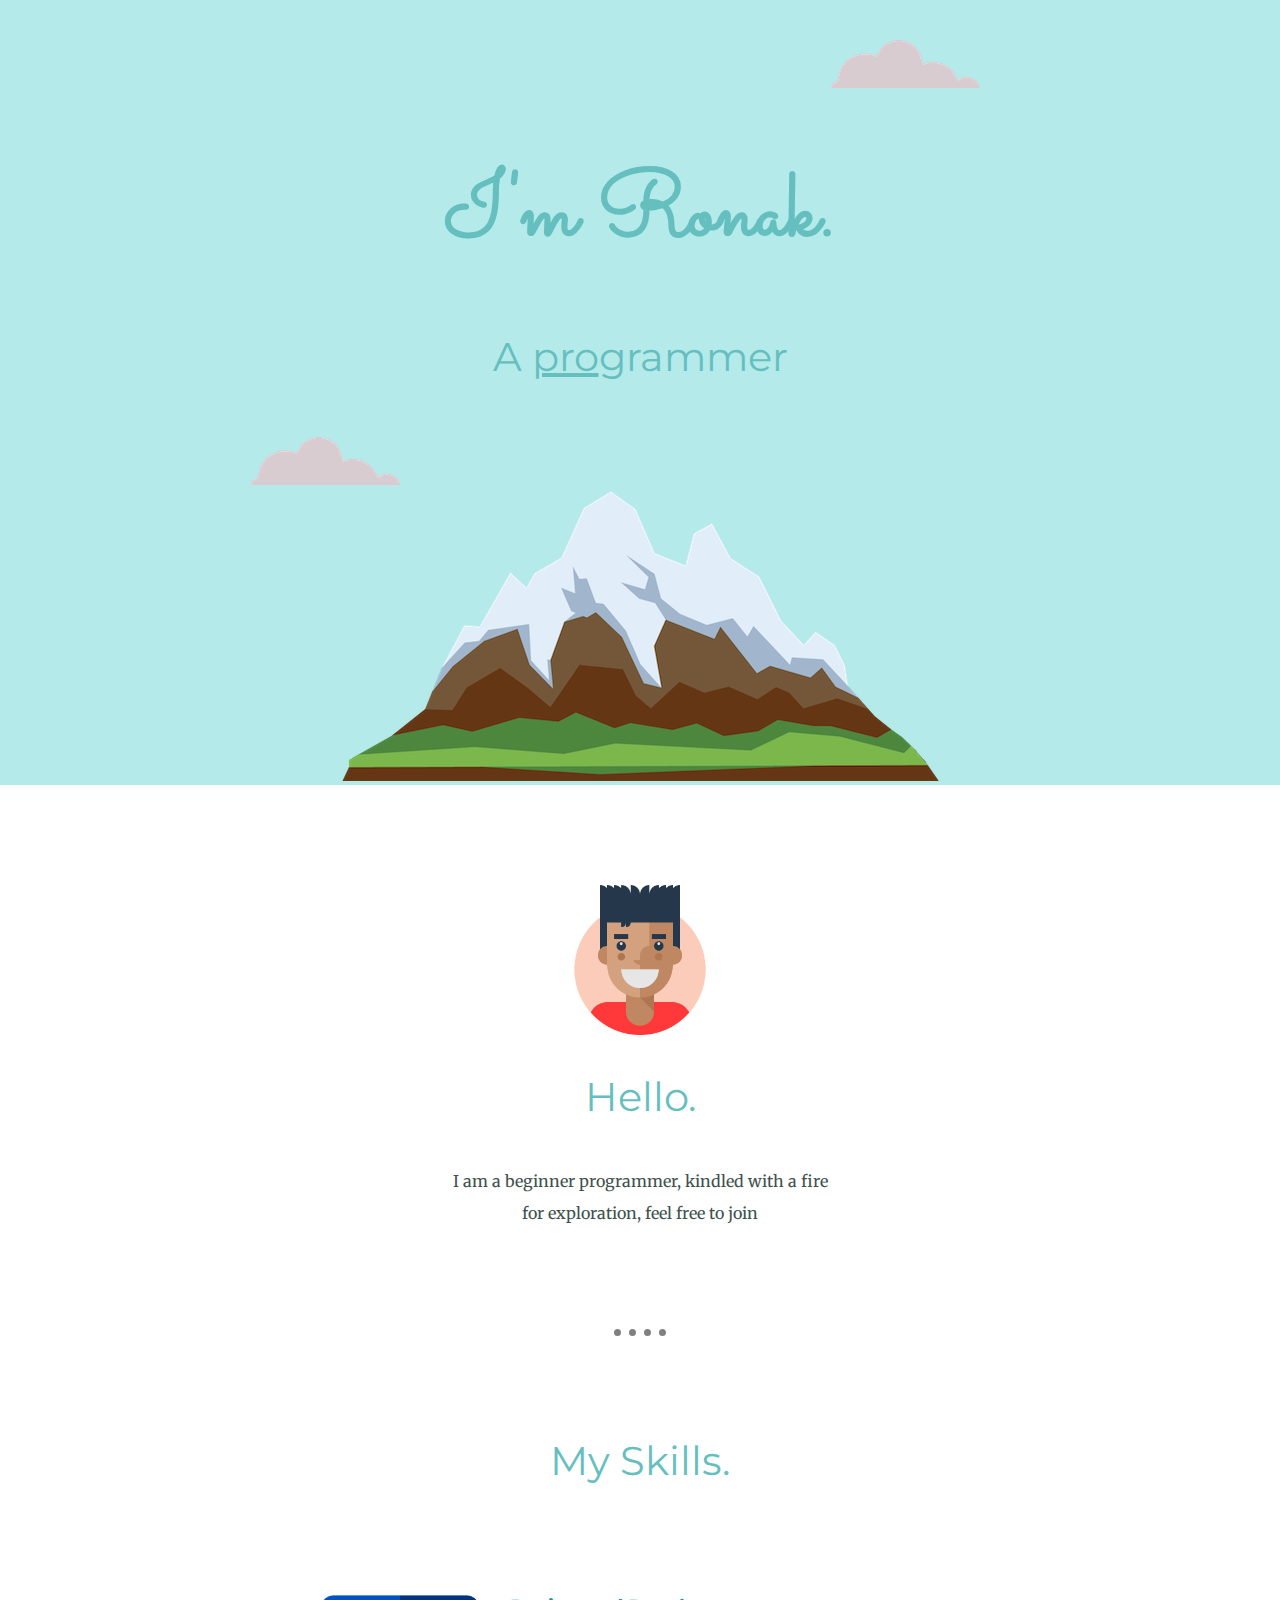
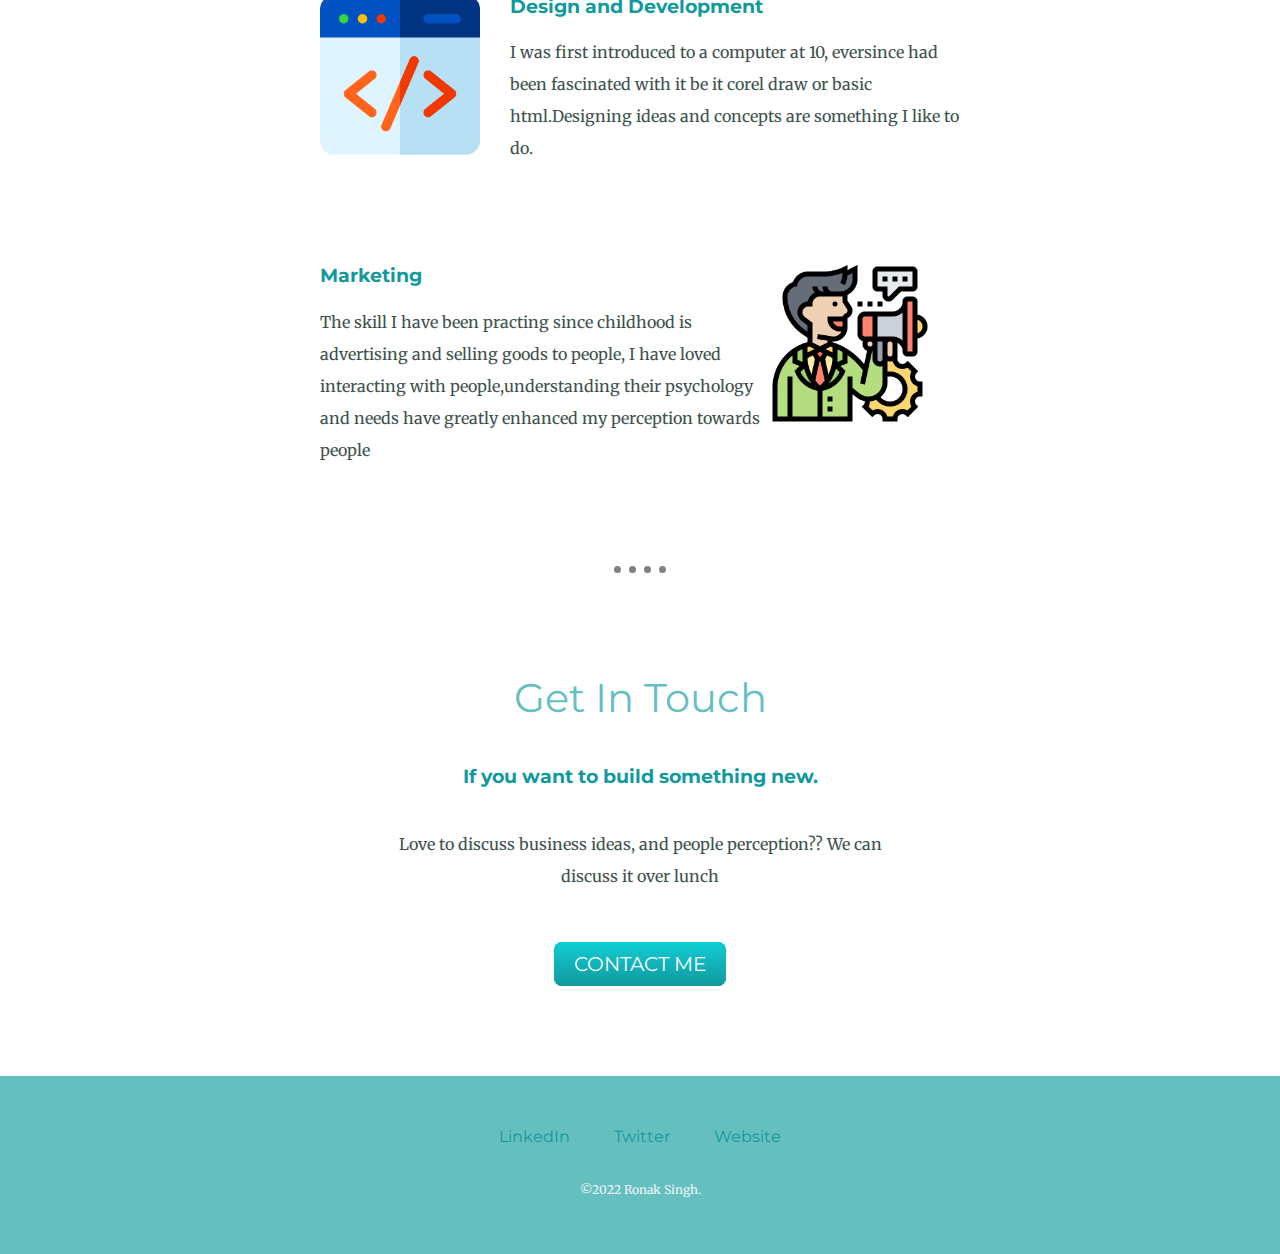
<file: index.html>
<!DOCTYPE html>
<html lang="en">
  <head>
    <meta charset="UTF-8" />
    <meta http-equiv="X-UA-Compatible" content="IE=edge" />
    <meta name="viewport" content="width=device-width, initial-scale=1.0" />
    <link rel="stylesheet" href="styles.css" />
    <link rel="icon" href="favicon.png" />
    <link rel="preconnect" href="https://fonts.googleapis.com" />
    <link rel="preconnect" href="https://fonts.gstatic.com" crossorigin />
    <link
      href="https://fonts.googleapis.com/css2?family=Merriweather:ital@1&family=Montserrat&family=Sacramento&display=swap"
      rel="stylesheet"
    />
    <title>Ronak Singh</title>
  </head>
  <body>
    <div class="top-container">
      <img class="cloud-top" src="cloud.png" alt="cloud" />
      <h1>I'm Ronak.</h1>
      <h2>A <span class="pro">pro</span>grammer</h2>
      <img class="cloud-bottom" src="cloud.png" alt="cloud" />
      <img src="mountain.png" alt="cloud" />
    </div>
    <div class="middle-container">
      <div class="profile">
        <img class="face" src="happy-face.png" alt="ronak" />
        <h2>Hello.</h2>
        <p class="intro">
          I am a beginner programmer, kindled with a fire for exploration, feel
          free to join
        </p>
      </div>
      <hr />
      <div class="skills">
        <h2>My Skills.</h2>
        <div class="skill-row">
          <img class="skill1" src="web-development.png" alt="web-development" />
          <h3>Design and Development</h3>
          <p>
            I was first introduced to a computer at 10, eversince had been
            fascinated with it be it corel draw or basic html.Designing ideas
            and concepts are something I like to do.
          </p>
        </div>
        <div class="skill-row">
          <img class="skill2" src="advertising.png" alt="marketing" />
          <h3>Marketing</h3>
          <p>
            The skill I have been practing since childhood is advertising and
            selling goods to people, I have loved interacting with
            people,understanding their psychology and needs have greatly
            enhanced my perception towards people
          </p>
        </div>
      </div>
      <hr />
      <div class="contact-me">
        <h2>Get In Touch</h2>
        <h3>If you want to build something new.</h3>
        <p class="contact-message">
          Love to discuss business ideas, and people perception?? We can discuss
          it over lunch
        </p>
        <a class="btn" href="mailto:ronaksinghhemlata2@email.com">CONTACT ME</a>
      </div>
    </div>

    <div class="bottom-container">
      <a class="footer-link" href="https://www.linkedin.com/">LinkedIn</a>
      <a class="footer-link" href="https://twitter.com/">Twitter</a>
      <a class="footer-link" href="https://www.appbrewery.co/">Website</a>
      <p class="copyright">©2022 Ronak Singh.</p>
    </div>
  </body>
</html>
</file>
<file: styles.css>
body {
  margin: 0;
  text-align: center;
  font-family: "Merriweather", serif;
  color: #40514e;
}
h1 {
  margin: 50px auto 50px auto;
  font-family: "Sacramento", cursive;
  font-size: 5.625rem;
  color: #66bfbf;
}
h2 {
  font-family: "Montserrat", sans-serif;
  font-size: 2.5rem;
  color: #66bfbf;
  font-weight: normal;
  padding-bottom: 10px;
}
h3 {
  font-family: "Montserrat", sans-serif;
  color: #11999e;
}
.top-container {
  background-color: #b5eaea;
  padding-top: 100px;
  position: relative;
}
.middle-container {
  margin: 100px 0;
}
.bottom-container {
  background-color: #66bfbf;
  padding: 50px 0 20px;
}
a {
  color: #11999e;
  font-family: "Montserrat", sans-serif;
  margin: 10px 20px;
  text-decoration: none;
}
.pro {
  text-decoration: underline;
}
.cloud-top {
  position: absolute;
  right: 300px;
  top: 40px;
}
.cloud-bottom {
  position: absolute;
  left: 250px;
  bottom: 300px;
}
.face {
  width: 150px;
}
.skill1 {
  width: 25%;
  float: left;
  margin-right: 30px;
}
.skill2 {
  width: 25%;
  float: right;
  margin-right: 30px;
}
a {
  color: #11999e;
}
a:hover {
  color: #eaf6f6;
}
.copyright {
  color: #eaf6f6;
  font-size: 0.75rem;
  padding: 20px 0;
}
.skill-row {
  width: 50%;
  text-align: left;

  margin: 100px auto 100px auto;
}
p {
  line-height: 2;
}
hr {
  border-style: dotted none none;
  border-color: gray;
  width: 4%;
  border-width: 7px;
  margin: 100px auto;
}
.intro {
  width: 30%;
  margin: auto;
}
.contact-message {
  width: 40%;
  margin: 40px auto 60px;
}
.btn {
  background: #11cdd4;
  background-image: -webkit-linear-gradient(top, #11cdd4, #11999e);
  background-image: -moz-linear-gradient(top, #11cdd4, #11999e);
  background-image: -ms-linear-gradient(top, #11cdd4, #11999e);
  background-image: -o-linear-gradient(top, #11cdd4, #11999e);
  background-image: linear-gradient(to bottom, #11cdd4, #11999e);
  -webkit-border-radius: 8;
  -moz-border-radius: 8;
  border-radius: 8px;
  font-family: "Montserrat", sans-serif;
  color: #ffffff;
  font-size: 20px;
  padding: 10px 20px 10px 20px;
  text-decoration: none;
}

.btn:hover {
  background: #30e3cb;
  background-image: -webkit-linear-gradient(top, #30e3cb, #2bc4ad);
  background-image: -moz-linear-gradient(top, #30e3cb, #2bc4ad);
  background-image: -ms-linear-gradient(top, #30e3cb, #2bc4ad);
  background-image: -o-linear-gradient(top, #30e3cb, #2bc4ad);
  background-image: linear-gradient(to bottom, #30e3cb, #2bc4ad);
  text-decoration: none;
}
</file>
